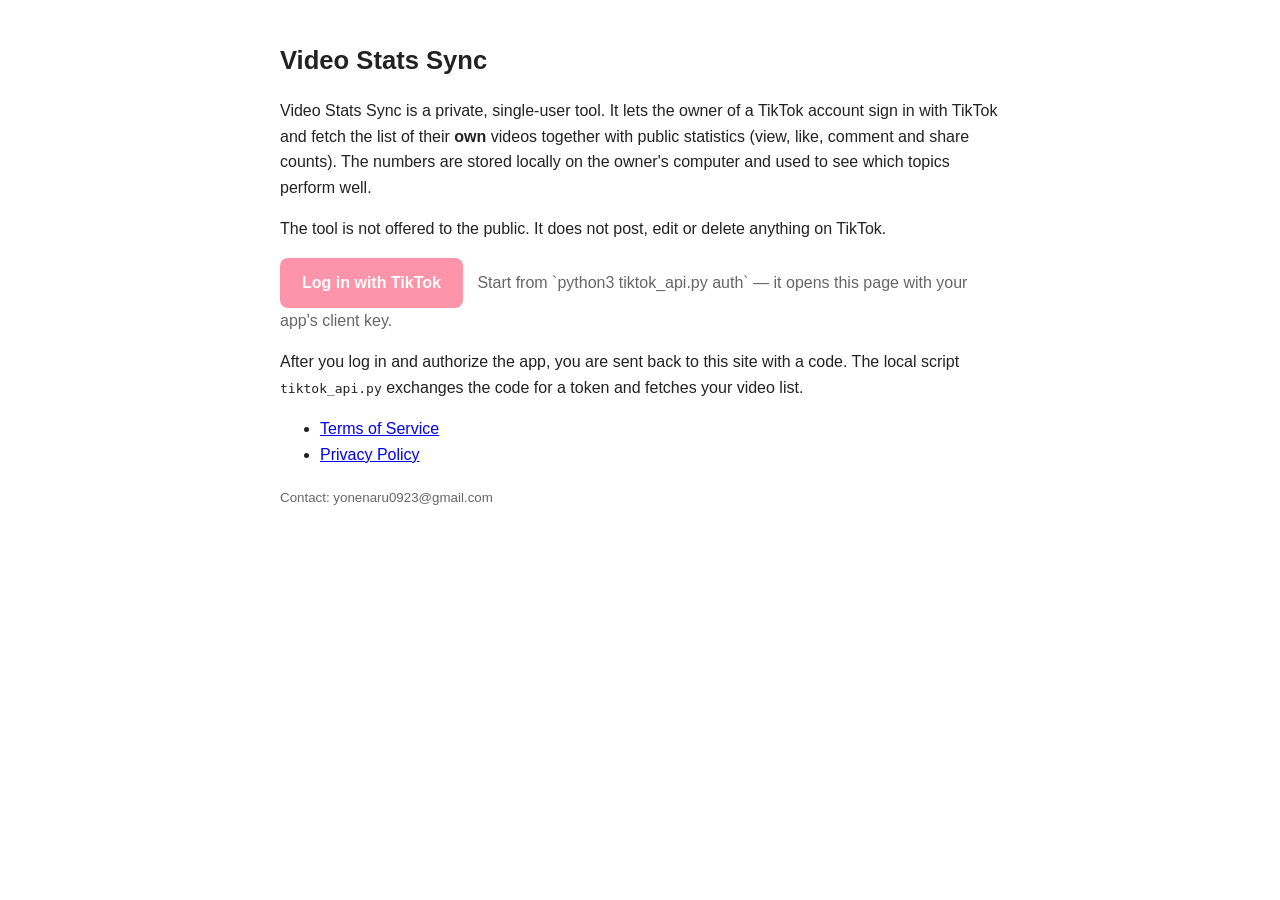
<file: index.html>
<!doctype html><html lang="en"><head><meta charset="utf-8"><title>Video Stats Sync</title><link rel="stylesheet" href="_style.css"></head><body>
<h1>Video Stats Sync</h1>
<p>Video Stats Sync is a private, single-user tool. It lets the owner of a TikTok account sign in with TikTok and fetch the list of their <strong>own</strong> videos together with public statistics (view, like, comment and share counts). The numbers are stored locally on the owner's computer and used to see which topics perform well.</p>
<p>The tool is not offered to the public. It does not post, edit or delete anything on TikTok.</p>
<p><a id="login" href="#" style="display:inline-block;background:#fe2c55;color:#fff;padding:12px 22px;border-radius:8px;text-decoration:none;font-weight:600">Log in with TikTok</a>
<span id="hint" style="margin-left:10px;color:#666"></span></p>
<p>After you log in and authorize the app, you are sent back to this site with a code. The local script <code>tiktok_api.py</code> exchanges the code for a token and fetches your video list.</p>
<ul><li><a href="terms.html">Terms of Service</a></li><li><a href="privacy.html">Privacy Policy</a></li></ul>
<script>
// client_key は tiktok_api.py auth が ?k= で渡す（サンドボックス/本番で違うため固定しない）
const q=new URLSearchParams(location.search);
const k=q.get("k"), state=q.get("state")||Math.random().toString(36).slice(2);
const a=document.getElementById("login");
if(k){
  a.href="https://www.tiktok.com/v2/auth/authorize/?"+new URLSearchParams({
    client_key:k, scope:"user.info.basic,video.list", response_type:"code",
    redirect_uri:"https://naruki0923.github.io/tiktok-pipeline/callback.html", state:state});
}else{
  document.getElementById("hint").textContent="Start from `python3 tiktok_api.py auth` — it opens this page with your app's client key.";
  a.style.opacity=.5; a.addEventListener("click",e=>e.preventDefault());
}
</script>
<p><small>Contact: yonenaru0923@gmail.com</small></p>
</body></html>
</file>
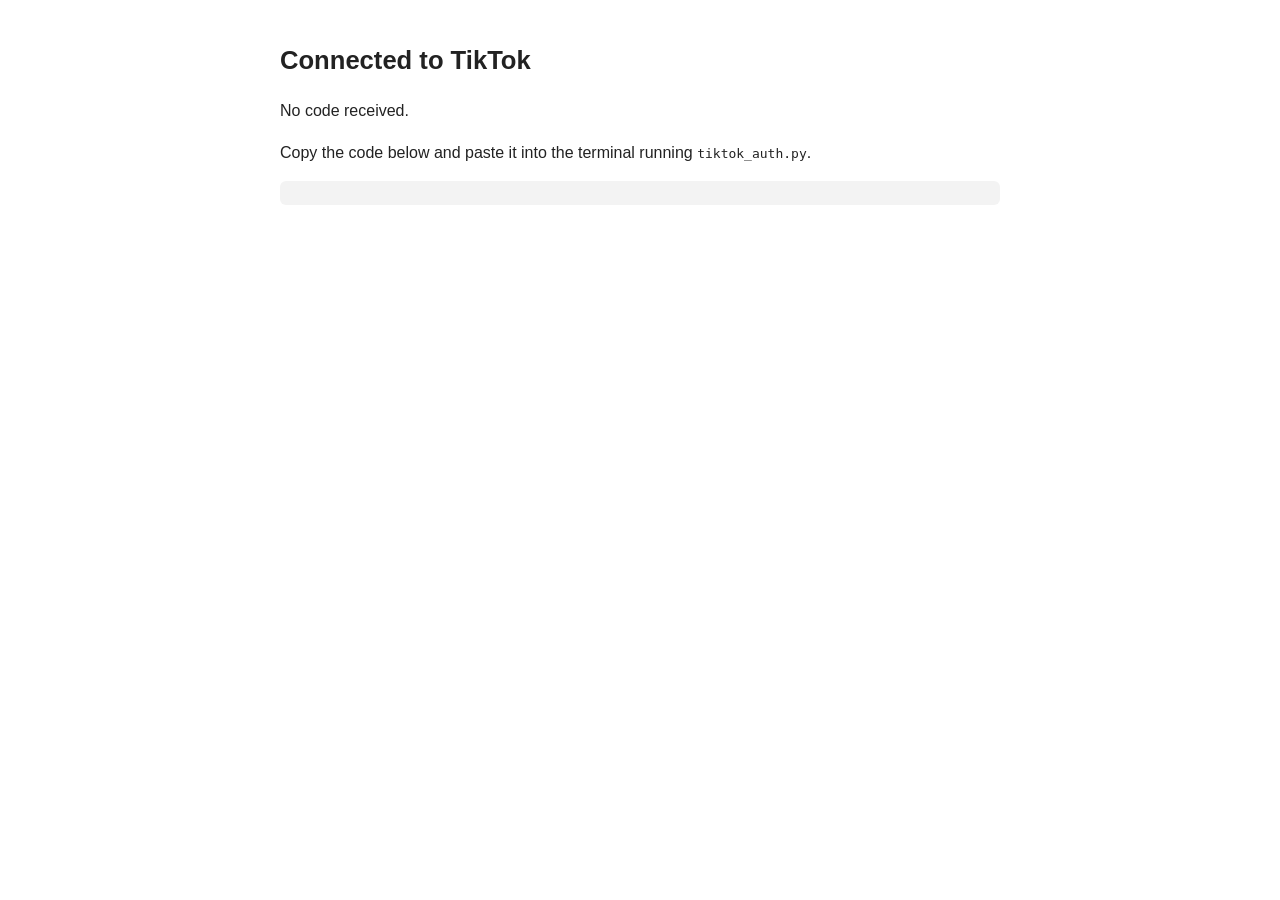
<file: callback.html>
<!doctype html><html lang="en"><head><meta charset="utf-8"><title>Video Stats Sync - Connected</title><link rel="stylesheet" href="_style.css"></head><body>
<h1>Connected to TikTok</h1>
<p id="msg">Reading the authorization code…</p>
<p>Copy the code below and paste it into the terminal running <code>tiktok_auth.py</code>.</p>
<pre id="code" style="font-size:1.1em;padding:12px;background:#f3f3f3;border-radius:6px;word-break:break-all"></pre>
<script>
const q=new URLSearchParams(location.search);
const code=q.get("code"), err=q.get("error");
if(code){document.getElementById("code").textContent=code;document.getElementById("msg").textContent="Authorization succeeded.";}
else{document.getElementById("msg").textContent="No code received"+(err?": "+err+" — "+(q.get("error_description")||""):".");}
</script>
</body></html>
</file>
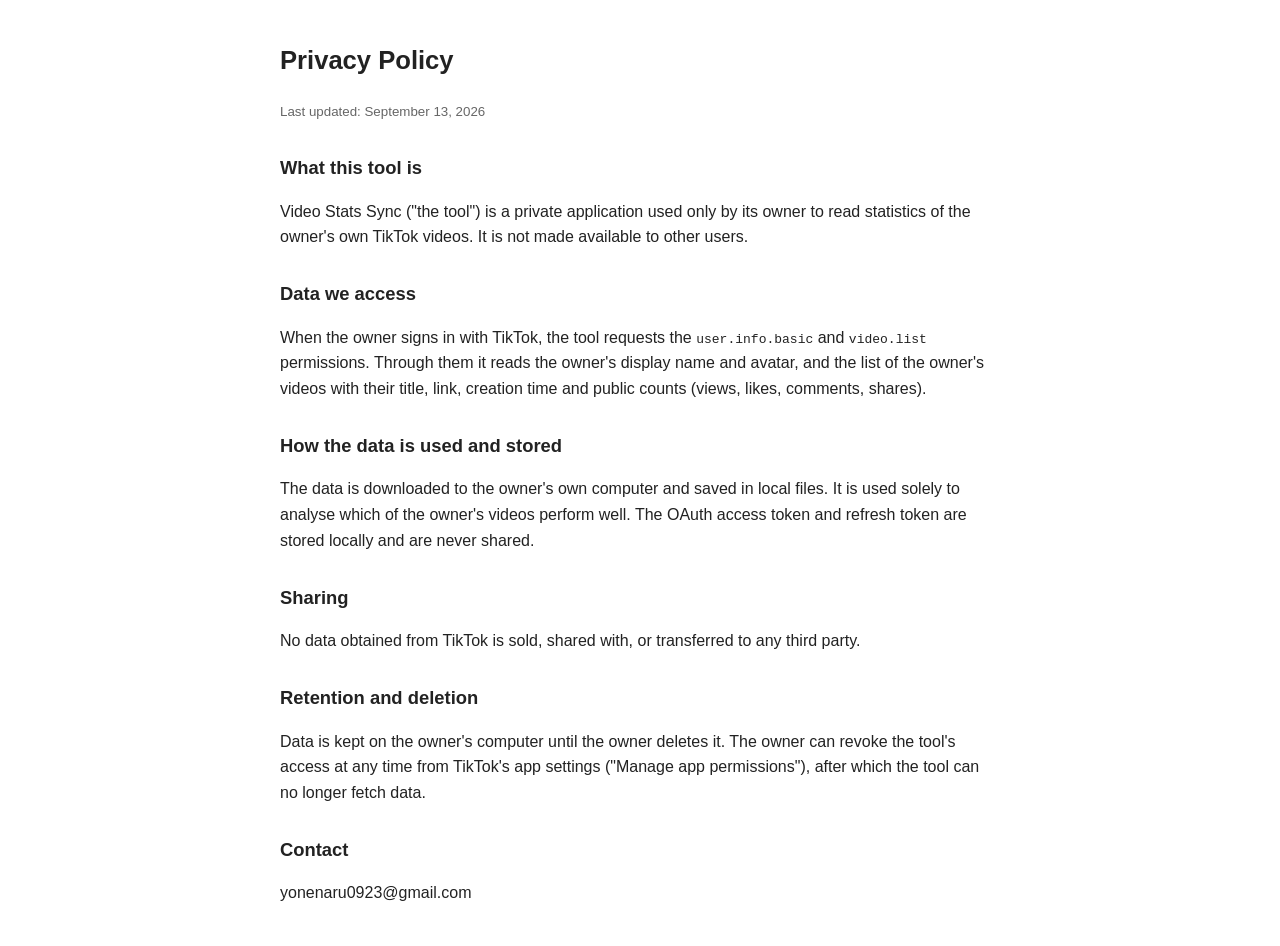
<file: privacy.html>
<!doctype html><html lang="en"><head><meta charset="utf-8"><title>Privacy Policy - Video Stats Sync</title><link rel="stylesheet" href="_style.css"></head><body>
<h1>Privacy Policy</h1>
<p><small>Last updated: September 13, 2026</small></p>
<h2>What this tool is</h2>
<p>Video Stats Sync ("the tool") is a private application used only by its owner to read statistics of the owner's own TikTok videos. It is not made available to other users.</p>
<h2>Data we access</h2>
<p>When the owner signs in with TikTok, the tool requests the <code>user.info.basic</code> and <code>video.list</code> permissions. Through them it reads the owner's display name and avatar, and the list of the owner's videos with their title, link, creation time and public counts (views, likes, comments, shares).</p>
<h2>How the data is used and stored</h2>
<p>The data is downloaded to the owner's own computer and saved in local files. It is used solely to analyse which of the owner's videos perform well. The OAuth access token and refresh token are stored locally and are never shared.</p>
<h2>Sharing</h2>
<p>No data obtained from TikTok is sold, shared with, or transferred to any third party.</p>
<h2>Retention and deletion</h2>
<p>Data is kept on the owner's computer until the owner deletes it. The owner can revoke the tool's access at any time from TikTok's app settings ("Manage app permissions"), after which the tool can no longer fetch data.</p>
<h2>Contact</h2>
<p>yonenaru0923@gmail.com</p>
</body></html>
</file>
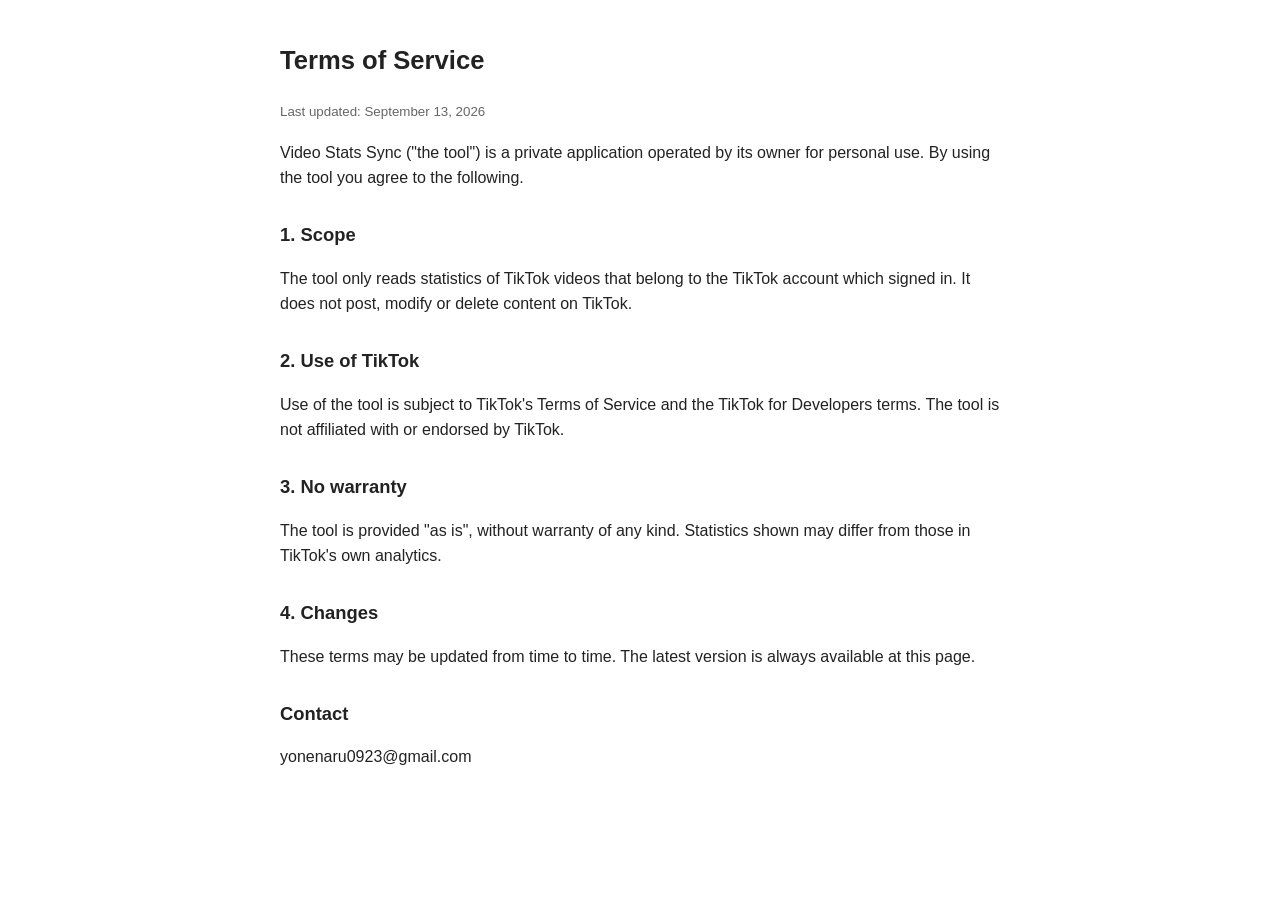
<file: terms.html>
<!doctype html><html lang="en"><head><meta charset="utf-8"><title>Terms of Service - Video Stats Sync</title><link rel="stylesheet" href="_style.css"></head><body>
<h1>Terms of Service</h1>
<p><small>Last updated: September 13, 2026</small></p>
<p>Video Stats Sync ("the tool") is a private application operated by its owner for personal use. By using the tool you agree to the following.</p>
<h2>1. Scope</h2>
<p>The tool only reads statistics of TikTok videos that belong to the TikTok account which signed in. It does not post, modify or delete content on TikTok.</p>
<h2>2. Use of TikTok</h2>
<p>Use of the tool is subject to TikTok's Terms of Service and the TikTok for Developers terms. The tool is not affiliated with or endorsed by TikTok.</p>
<h2>3. No warranty</h2>
<p>The tool is provided "as is", without warranty of any kind. Statistics shown may differ from those in TikTok's own analytics.</p>
<h2>4. Changes</h2>
<p>These terms may be updated from time to time. The latest version is always available at this page.</p>
<h2>Contact</h2>
<p>yonenaru0923@gmail.com</p>
</body></html>
</file>
<file: _style.css>
body{font-family:-apple-system,Helvetica,Arial,sans-serif;max-width:720px;margin:40px auto;padding:0 20px;line-height:1.6;color:#222}
h1{font-size:1.6em}h2{font-size:1.15em;margin-top:1.6em}small{color:#666}
</file>
